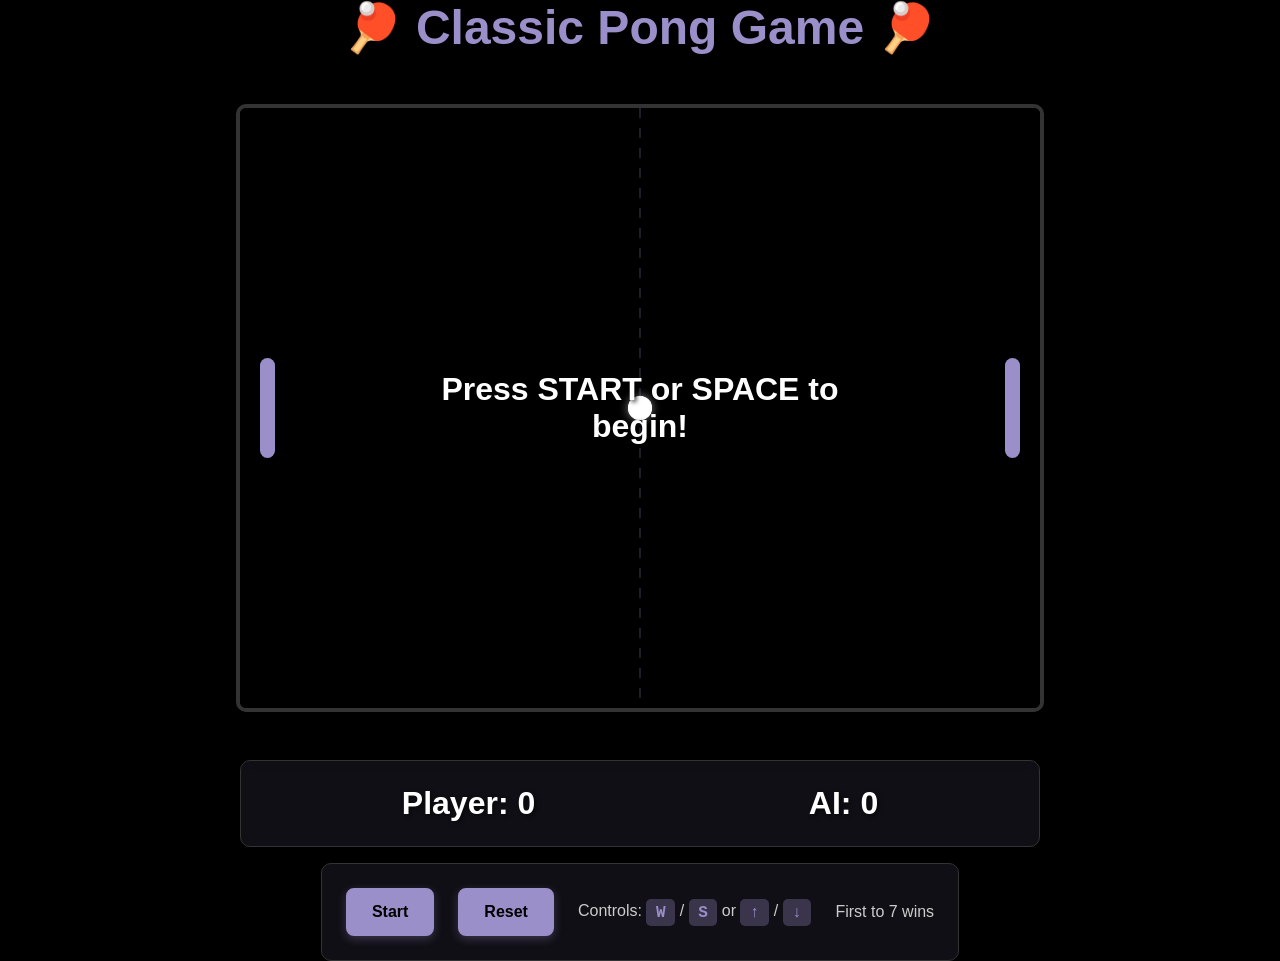
<file: pong.html>
<!DOCTYPE html>
<html lang="en">
<head>
    <meta charset="UTF-8">
    <meta name="viewport" content="width=device-width, initial-scale=1.0">
    <title>🏓 Classic Pong Game 🏓</title>
    <style>
        * {
            margin: 0;
            padding: 0;
            box-sizing: border-box;
        }

        body {
            font-family: 'Arial', sans-serif;
            background: #000000;
            display: flex;
            flex-direction: column;
            justify-content: center;
            align-items: center;
            min-height: 100vh;
            color: white;
        }

        h1 {
            font-size: 3rem;
            margin-bottom: 1rem;
            text-shadow: 3px 3px 6px rgba(0, 0, 0, 0.5);
            color: #9b8fc9;
        }

        .game-container {
            position: relative;
            margin: 2rem 0;
        }

        #gameCanvas {
            background: #000000;
            border: 4px solid #333;
            border-radius: 10px;
            box-shadow: 0 10px 40px rgba(0, 0, 0, 0.8);
            display: block;
        }

        .info-panel {
            display: flex;
            justify-content: space-around;
            width: 800px;
            margin-top: 1rem;
            padding: 1.5rem;
            background: rgba(155, 143, 201, 0.1);
            border-radius: 10px;
            border: 1px solid #333;
        }

        .score-display {
            font-size: 2rem;
            font-weight: bold;
            text-shadow: 2px 2px 4px rgba(0, 0, 0, 0.5);
        }

        .controls {
            display: flex;
            justify-content: center;
            align-items: center;
            gap: 1.5rem;
            margin-top: 1rem;
            padding: 1.5rem;
            background: rgba(155, 143, 201, 0.1);
            border-radius: 10px;
            border: 1px solid #333;
            max-width: 800px;
        }

        .control-text {
            font-size: 1rem;
            color: #ccc;
        }

        .control-text kbd {
            background: rgba(155, 143, 201, 0.3);
            padding: 0.3rem 0.6rem;
            border-radius: 5px;
            font-family: monospace;
            font-weight: bold;
            color: #9b8fc9;
        }

        .button {
            padding: 0.8rem 1.5rem;
            font-size: 1rem;
            font-weight: bold;
            background: #9b8fc9;
            color: #000;
            border: 2px solid #9b8fc9;
            border-radius: 8px;
            cursor: pointer;
            transition: all 0.3s ease;
            box-shadow: 0 3px 10px rgba(155, 143, 201, 0.3);
        }

        .button:hover {
            background: #b8aed4;
            border-color: #b8aed4;
            transform: translateY(-2px);
            box-shadow: 0 5px 15px rgba(155, 143, 201, 0.5);
        }

        .button:active {
            transform: translateY(0);
        }

        .win-text {
            font-size: 1rem;
            color: #ccc;
            margin-left: auto;
        }

        .game-message {
            position: absolute;
            top: 50%;
            left: 50%;
            transform: translate(-50%, -50%);
            font-size: 2rem;
            font-weight: bold;
            text-align: center;
            color: white;
            text-shadow: 2px 2px 4px rgba(0, 0, 0, 0.8);
            pointer-events: none;
            display: none;
        }

        .game-message.show {
            display: block;
        }
    </style>
</head>
<body>
    <h1>🏓 Classic Pong Game 🏓</h1>

    <div class="game-container">
        <canvas id="gameCanvas" width="800" height="600"></canvas>
        <div id="gameMessage" class="game-message"></div>
    </div>

    <div class="info-panel">
        <div class="score-display">
            Player: <span id="player1Score">0</span>
        </div>
        <div class="score-display">
            AI: <span id="player2Score">0</span>
        </div>
    </div>

    <div class="controls">
        <button id="startButton" class="button">Start</button>
        <button id="resetButton" class="button">Reset</button>
        <div class="control-text">
            Controls: <kbd>W</kbd> / <kbd>S</kbd> or <kbd>↑</kbd> / <kbd>↓</kbd>
        </div>
        <div class="win-text">First to 7 wins</div>
    </div>

    <script>
        // Canvas setup
        const canvas = document.getElementById('gameCanvas');
        const ctx = canvas.getContext('2d');
        const gameMessage = document.getElementById('gameMessage');
        const startButton = document.getElementById('startButton');
        const resetButton = document.getElementById('resetButton');
        const player1ScoreDisplay = document.getElementById('player1Score');
        const player2ScoreDisplay = document.getElementById('player2Score');

        // Game state
        let gameRunning = false;
        let animationId;

        // Game settings
        const WINNING_SCORE = 7;
        const PADDLE_WIDTH = 15;
        const PADDLE_HEIGHT = 100;
        const BALL_SIZE = 12;
        const PADDLE_SPEED = 6;
        const INITIAL_BALL_SPEED = 5;

        // Paddles
        const paddle1 = {
            x: 20,
            y: canvas.height / 2 - PADDLE_HEIGHT / 2,
            width: PADDLE_WIDTH,
            height: PADDLE_HEIGHT,
            dy: 0
        };

        const paddle2 = {
            x: canvas.width - 20 - PADDLE_WIDTH,
            y: canvas.height / 2 - PADDLE_HEIGHT / 2,
            width: PADDLE_WIDTH,
            height: PADDLE_HEIGHT,
            dy: 0
        };

        // Ball
        const ball = {
            x: canvas.width / 2,
            y: canvas.height / 2,
            radius: BALL_SIZE,
            dx: INITIAL_BALL_SPEED,
            dy: INITIAL_BALL_SPEED,
            speed: INITIAL_BALL_SPEED
        };

        // Scores
        let score1 = 0;
        let score2 = 0;

        // Keyboard state
        const keys = {};

        // Event listeners
        document.addEventListener('keydown', (e) => {
            keys[e.key.toLowerCase()] = true;
            
            // Space to start/pause
            if (e.key === ' ') {
                e.preventDefault();
                toggleGame();
            }
            
            // R to reset
            if (e.key.toLowerCase() === 'r') {
                e.preventDefault();
                resetGame();
            }
        });

        document.addEventListener('keyup', (e) => {
            keys[e.key.toLowerCase()] = false;
        });

        startButton.addEventListener('click', () => {
            toggleGame();
        });

        resetButton.addEventListener('click', () => {
            resetGame();
        });

        // Toggle game state
        function toggleGame() {
            if (!gameRunning) {
                startGame();
            } else {
                pauseGame();
            }
        }

        // Start game
        function startGame() {
            gameRunning = true;
            startButton.textContent = 'Pause';
            hideMessage();
            gameLoop();
        }

        // Pause game
        function pauseGame() {
            gameRunning = false;
            startButton.textContent = 'Resume';
            cancelAnimationFrame(animationId);
            showMessage('PAUSED');
        }

        // Reset game
        function resetGame() {
            gameRunning = false;
            cancelAnimationFrame(animationId);
            score1 = 0;
            score2 = 0;
            updateScores();
            resetBall(Math.random() > 0.5);
            paddle1.y = canvas.height / 2 - PADDLE_HEIGHT / 2;
            paddle2.y = canvas.height / 2 - PADDLE_HEIGHT / 2;
            startButton.textContent = 'Start';
            draw();
            showMessage('Press START or SPACE to begin!');
        }

        // Reset ball
        function resetBall(toLeft = true) {
            ball.x = canvas.width / 2;
            ball.y = canvas.height / 2;
            ball.speed = INITIAL_BALL_SPEED;
            
            // Random angle between -45 and 45 degrees
            const angle = (Math.random() * Math.PI / 2) - Math.PI / 4;
            ball.dx = (toLeft ? -1 : 1) * ball.speed * Math.cos(angle);
            ball.dy = ball.speed * Math.sin(angle);
        }

        // Update paddle positions
        function updatePaddles() {
            // Player 1 controls (W/S or Arrow keys)
            if ((keys['w'] || keys['arrowup']) && paddle1.y > 0) {
                paddle1.y -= PADDLE_SPEED;
            }
            if ((keys['s'] || keys['arrowdown']) && paddle1.y < canvas.height - paddle1.height) {
                paddle1.y += PADDLE_SPEED;
            }

            // AI controls for paddle 2
            updateAI();
        }

        // AI Logic for paddle 2
        function updateAI() {
            const paddleCenter = paddle2.y + paddle2.height / 2;
            const ballCenter = ball.y;
            const aiSpeed = PADDLE_SPEED * 0.7; // AI is slightly slower than player
            
            // Only move AI when ball is moving toward it
            if (ball.dx > 0) {
                if (ballCenter < paddleCenter - 10) {
                    paddle2.y = Math.max(0, paddle2.y - aiSpeed);
                } else if (ballCenter > paddleCenter + 10) {
                    paddle2.y = Math.min(canvas.height - paddle2.height, paddle2.y + aiSpeed);
                }
            } else {
                // Return to center when ball is moving away
                const centerY = canvas.height / 2 - paddle2.height / 2;
                if (paddleCenter < centerY - 5) {
                    paddle2.y = Math.min(centerY, paddle2.y + aiSpeed * 0.5);
                } else if (paddleCenter > centerY + 5) {
                    paddle2.y = Math.max(centerY, paddle2.y - aiSpeed * 0.5);
                }
            }
        }

        // Update ball position
        function updateBall() {
            ball.x += ball.dx;
            ball.y += ball.dy;

            // Top and bottom wall collision
            if (ball.y - ball.radius < 0 || ball.y + ball.radius > canvas.height) {
                ball.dy = -ball.dy;
                playBounceSound();
            }

            // Paddle collision detection
            // Left paddle
            if (ball.x - ball.radius < paddle1.x + paddle1.width &&
                ball.y > paddle1.y &&
                ball.y < paddle1.y + paddle1.height &&
                ball.dx < 0) {
                
                // Calculate hit position on paddle (-1 to 1)
                const hitPos = (ball.y - (paddle1.y + paddle1.height / 2)) / (paddle1.height / 2);
                const angle = hitPos * Math.PI / 4; // Max 45 degrees
                
                ball.speed *= 1.05; // Increase speed slightly
                ball.dx = ball.speed * Math.cos(angle);
                ball.dy = ball.speed * Math.sin(angle);
                
                ball.x = paddle1.x + paddle1.width + ball.radius;
                playBounceSound();
            }

            // Right paddle
            if (ball.x + ball.radius > paddle2.x &&
                ball.y > paddle2.y &&
                ball.y < paddle2.y + paddle2.height &&
                ball.dx > 0) {
                
                const hitPos = (ball.y - (paddle2.y + paddle2.height / 2)) / (paddle2.height / 2);
                const angle = hitPos * Math.PI / 4;
                
                ball.speed *= 1.05;
                ball.dx = -ball.speed * Math.cos(angle);
                ball.dy = ball.speed * Math.sin(angle);
                
                ball.x = paddle2.x - ball.radius;
                playBounceSound();
            }

            // Score detection
            if (ball.x - ball.radius < 0) {
                score2++;
                updateScores();
                playScoreSound();
                if (score2 >= WINNING_SCORE) {
                    endGame(2);
                } else {
                    resetBall(false);
                }
            }

            if (ball.x + ball.radius > canvas.width) {
                score1++;
                updateScores();
                playScoreSound();
                if (score1 >= WINNING_SCORE) {
                    endGame(1);
                } else {
                    resetBall(true);
                }
            }
        }

        // Draw everything
        function draw() {
            // Clear canvas
            ctx.fillStyle = '#000000';
            ctx.fillRect(0, 0, canvas.width, canvas.height);

            // Draw center line
            ctx.strokeStyle = 'rgba(155, 143, 201, 0.2)';
            ctx.lineWidth = 2;
            ctx.setLineDash([10, 10]);
            ctx.beginPath();
            ctx.moveTo(canvas.width / 2, 0);
            ctx.lineTo(canvas.width / 2, canvas.height);
            ctx.stroke();
            ctx.setLineDash([]);

            // Draw paddles with rounded edges
            const borderRadius = 8;
            ctx.fillStyle = '#9b8fc9';
            
            // Left paddle (player)
            ctx.beginPath();
            ctx.roundRect(paddle1.x, paddle1.y, paddle1.width, paddle1.height, borderRadius);
            ctx.fill();
            
            // Right paddle (AI)
            ctx.beginPath();
            ctx.roundRect(paddle2.x, paddle2.y, paddle2.width, paddle2.height, borderRadius);
            ctx.fill();

            // Draw ball
            ctx.fillStyle = '#ffffff';
            ctx.beginPath();
            ctx.arc(ball.x, ball.y, ball.radius, 0, Math.PI * 2);
            ctx.fill();

            // Add subtle glow effect to ball
            ctx.shadowBlur = 10;
            ctx.shadowColor = 'rgba(255, 255, 255, 0.5)';
            ctx.beginPath();
            ctx.arc(ball.x, ball.y, ball.radius, 0, Math.PI * 2);
            ctx.fill();
            ctx.shadowBlur = 0;
        }

        // Game loop
        function gameLoop() {
            if (!gameRunning) return;

            updatePaddles();
            updateBall();
            draw();

            animationId = requestAnimationFrame(gameLoop);
        }

        // Update score display
        function updateScores() {
            player1ScoreDisplay.textContent = score1;
            player2ScoreDisplay.textContent = score2;
        }

        // End game
        function endGame(winner) {
            gameRunning = false;
            startButton.textContent = 'Start';
            const winnerName = winner === 1 ? 'Player' : 'AI';
            showMessage(`🏆 ${winnerName} Wins! 🏆`);
            
            // Reset scores after 3 seconds
            setTimeout(() => {
                score1 = 0;
                score2 = 0;
                updateScores();
                resetBall(Math.random() > 0.5);
                draw();
            }, 3000);
        }

        // Show message
        function showMessage(text) {
            gameMessage.textContent = text;
            gameMessage.classList.add('show');
        }

        // Hide message
        function hideMessage() {
            gameMessage.classList.remove('show');
        }

        // Simple sound effects using Web Audio API
        const audioContext = new (window.AudioContext || window.webkitAudioContext)();

        function playBounceSound() {
            const oscillator = audioContext.createOscillator();
            const gainNode = audioContext.createGain();
            
            oscillator.connect(gainNode);
            gainNode.connect(audioContext.destination);
            
            oscillator.frequency.value = 200;
            oscillator.type = 'square';
            
            gainNode.gain.setValueAtTime(0.1, audioContext.currentTime);
            gainNode.gain.exponentialRampToValueAtTime(0.01, audioContext.currentTime + 0.1);
            
            oscillator.start(audioContext.currentTime);
            oscillator.stop(audioContext.currentTime + 0.1);
        }

        function playScoreSound() {
            const oscillator = audioContext.createOscillator();
            const gainNode = audioContext.createGain();
            
            oscillator.connect(gainNode);
            gainNode.connect(audioContext.destination);
            
            oscillator.frequency.setValueAtTime(400, audioContext.currentTime);
            oscillator.frequency.exponentialRampToValueAtTime(200, audioContext.currentTime + 0.3);
            oscillator.type = 'sine';
            
            gainNode.gain.setValueAtTime(0.2, audioContext.currentTime);
            gainNode.gain.exponentialRampToValueAtTime(0.01, audioContext.currentTime + 0.3);
            
            oscillator.start(audioContext.currentTime);
            oscillator.stop(audioContext.currentTime + 0.3);
        }

        // Initial draw
        draw();
        showMessage('Press START or SPACE to begin!');
    </script>
</body>
</html>
</file>
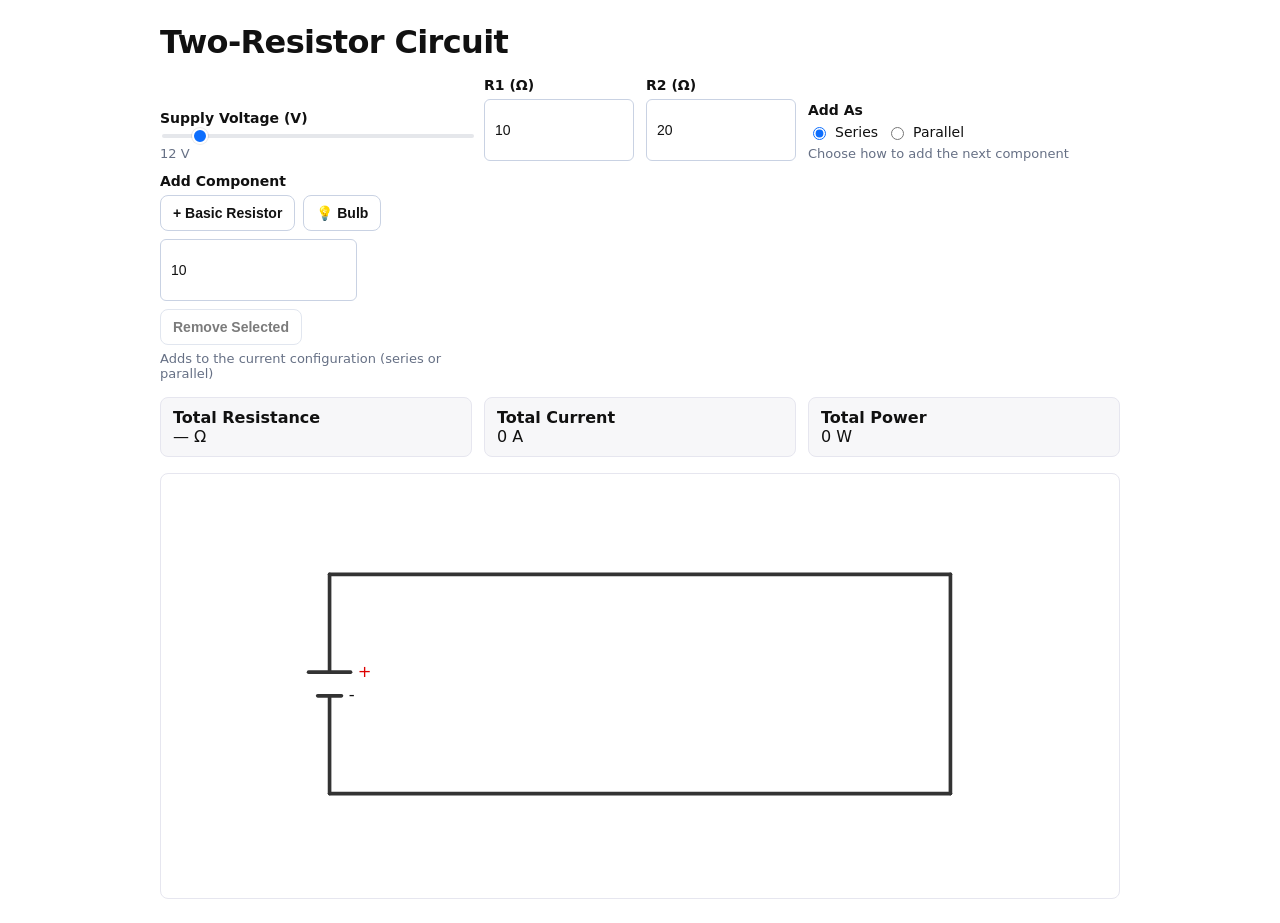
<file: public/circuit.html>
<!DOCTYPE html>
<html lang="en">
<head>
  <meta charset="utf-8" />
  <meta name="viewport" content="width=device-width, initial-scale=1" />
  <title>Two-Resistor Circuit Demo</title>
  <style>
    /* Style Guide – Base */
    :root { --border:#e6e6ef; --text:#111; --muted:#667085; --bg:#fff; --brand:#0d6efd; --brand-ink:#0a58ca; --surface:#f7f7f9; }
    html, body { background:#ffffff; color:var(--text); }
    .page { display:block; }
    .app-wrap { max-width: 960px; margin: 24px auto; padding: 0 12px; font-family: system-ui, -apple-system, Segoe UI, Roboto, sans-serif; }
    .container { width:100%; }

    /* Typography scale */
    .h1 { font-weight:800; font-size:32px; line-height:1.15; letter-spacing:-0.02em; margin: 12px 0 16px; }
    .h2 { font-weight:700; font-size:24px; line-height:1.25; }
    .h3 { font-weight:700; font-size:20px; line-height:1.3; }
    .muted { color: var(--muted); font-size: 13px; }

    /* Panels / Cards */
    .controls { display: grid; grid-template-columns: repeat(6, minmax(0, 1fr)); gap: 12px; align-items: end; margin-bottom: 16px; }
    .controls .field { display: flex; flex-direction: column; gap: 6px; }
    .controls .label { font-size: 14px; color: var(--text); font-weight:600; }
    .controls .range { width: 100%; }
    .controls .inline { display:flex; gap:8px; align-items:center; flex-wrap:wrap; }
    .mode { display: flex; gap: 8px; align-items: center; }
    .readouts { display: grid; grid-template-columns: repeat(3, minmax(0, 1fr)); gap: 12px; margin: 16px 0; }
    .card { background: var(--surface); border: 1px solid var(--border); border-radius: 8px; padding: 10px 12px; }
    .svg-wrap { background: var(--bg); border: 1px solid var(--border); border-radius: 8px; overflow: hidden; }
    .caption { margin-top: 8px; text-align: center; font-size: 13px; color: #444; }
    svg text { user-select: none; }

    /* Form controls */
    .input, .select { height: 44px; padding: 8px 10px; border:1px solid #c9d2e3; border-radius:6px; background:#fff; font-size:14px; color:var(--text); }
    .input:focus, .select:focus { outline: none; border-color: var(--brand); box-shadow: 0 0 0 3px rgba(13,110,253,0.15); }
    .range { -webkit-appearance: none; height: 4px; background: #e5e7eb; border-radius: 999px; }
    .range::-webkit-slider-thumb { -webkit-appearance: none; width: 16px; height: 16px; background: var(--brand); border-radius: 50%; cursor: pointer; border: 2px solid #fff; box-shadow: 0 0 0 1px rgba(0,0,0,0.08); }
    .radio { display:inline-flex; align-items:center; gap:6px; font-size:14px; color:var(--text); }
    .radio input { accent-color: var(--brand); }

    /* Buttons */
    .btn { appearance:none; border:0; border-radius:8px; background:var(--brand); color:#fff; padding:10px 12px; font-size:14px; font-weight:600; cursor:pointer; line-height:1; }
    .btn:hover { background: var(--brand-ink); }
    .btn:disabled { opacity: .55; cursor: not-allowed; }
    .btn--outline { background: transparent; color: var(--text); border:1px solid #c9d2e3; }
    .btn--outline:hover { border-color: var(--brand); color: var(--brand-ink); }

    /* Adjust Ohmage Modal */
    #ohmModal { position: fixed; inset: 0; display: none; align-items: center; justify-content: center; background: rgba(17,24,39,0.45); z-index: 9998; }
    #ohmModal.is-open { display: flex; }
    .ohm-card { width: 360px; max-width: calc(100% - 32px); background: #fff; border: 1px solid var(--border); border-radius: 12px; box-shadow: 0 16px 48px rgba(16,24,40,0.18); padding: 16px; }
    .ohm-title { margin: 4px 0 10px; font-weight: 700; font-size: 18px; }
    .ohm-body { display: grid; gap: 10px; margin: 8px 0 4px; }
    .ohm-actions { display: flex; gap: 8px; justify-content: flex-end; margin-top: 12px; }
  </style>
  <link rel="icon" href="data:," />
  <meta name="robots" content="noindex" />
  <meta name="description" content="Interactive two-resistor series/parallel circuit demo." />
  <meta name="theme-color" content="#ffffff" />
  <meta name="apple-mobile-web-app-capable" content="yes" />
  <meta name="mobile-web-app-capable" content="yes" />
</head>
<body>
  <div class="app-wrap container page">
    <h1 class="h1">Two-Resistor Circuit</h1>

    <div class="controls">
      <div class="field" style="grid-column: span 2;">
        <label class="label" for="voltage">Supply Voltage (V)</label>
        <input class="range" id="voltage" type="range" min="0" max="120" step="0.1" value="12" />
        <div class="muted"><span id="voltageVal">12.0</span> V</div>
      </div>

      <div class="field">
        <label class="label" for="r1">R1 (Ω)</label>
        <input class="input" id="r1" type="number" step="0.1" min="0.01" value="10" />
      </div>
      <div class="field">
        <label class="label" for="r2">R2 (Ω)</label>
        <input class="input" id="r2" type="number" step="0.1" min="0.01" value="20" />
      </div>

      <div class="field" style="grid-column: span 2;">
        <label class="label">Add As</label>
        <div class="mode">
          <label class="radio"><input type="radio" name="addmode" value="series" checked /> <span>Series</span></label>
          <label class="radio"><input type="radio" name="addmode" value="parallel" /> <span>Parallel</span></label>
        </div>
        <div class="muted">Choose how to add the next component</div>
      </div>

      <div class="field" style="grid-column: span 2;">
        <label class="label" for="newR">Add Component</label>
        <div class="inline">
          <button class="btn btn--outline" id="addResistor" type="button">+ Basic Resistor</button>
          <button class="btn btn--outline" id="addBulb" type="button">💡 Bulb</button>
          <input class="input" id="newR" type="number" step="0.1" min="0.01" value="10" />
          <button class="btn btn--outline" id="removeSel" type="button" disabled>Remove Selected</button>
        </div>
        <div class="muted">Adds to the current configuration (series or parallel)</div>
      </div>
    </div>

    <div class="readouts">
      <div class="card">
        <div><strong>Total Resistance</strong></div>
        <div id="totalR">—</div>
      </div>
      <div class="card">
        <div><strong>Total Current</strong></div>
        <div id="totalI">—</div>
      </div>
      <div class="card">
        <div><strong>Total Power</strong></div>
        <div id="totalP">—</div>
      </div>
    </div>

    <!-- Removed R1/R2 info cards (no starting resistors) -->

    <div class="svg-wrap">
      <svg id="circuit" viewBox="0 0 900 460" width="100%" height="420" aria-label="Circuit diagram"></svg>
    </div>
  
  </div>

  <script src="./circuit.js"></script>
  </body>
  </html>
</file>
